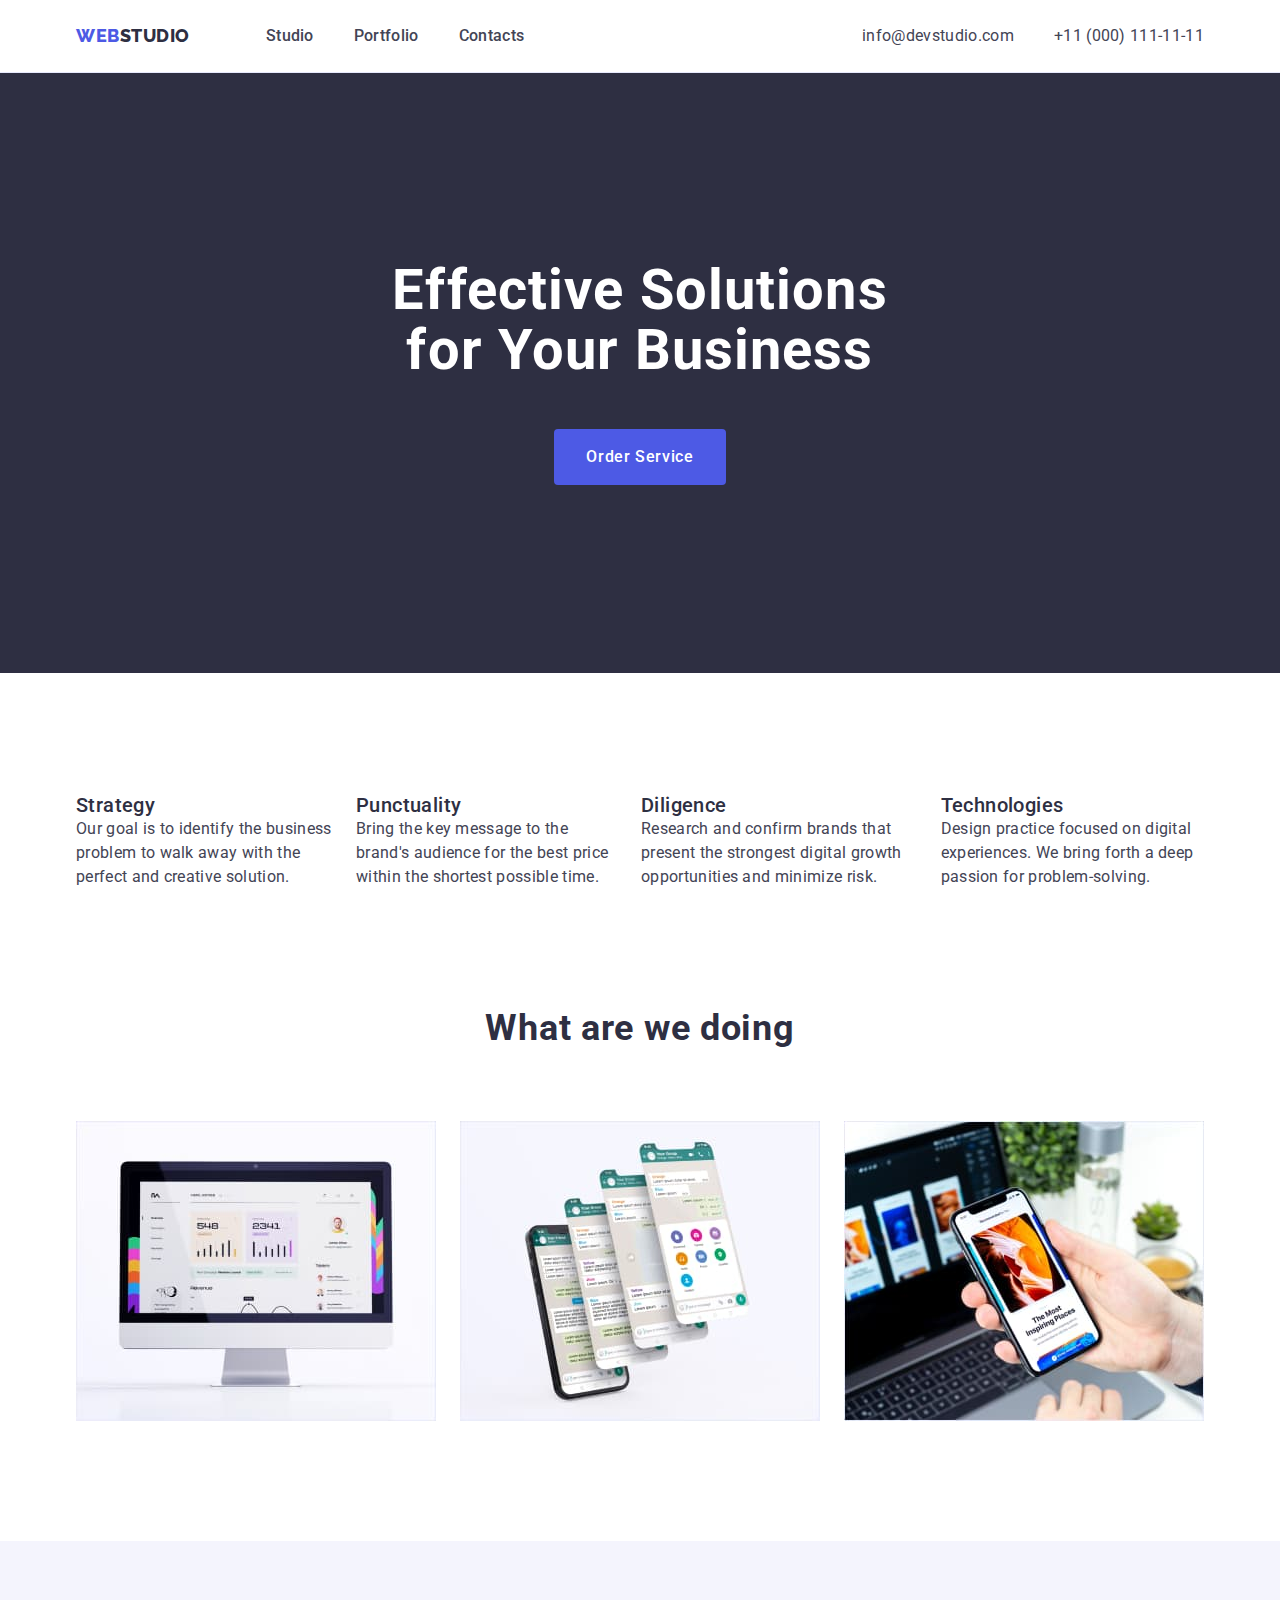
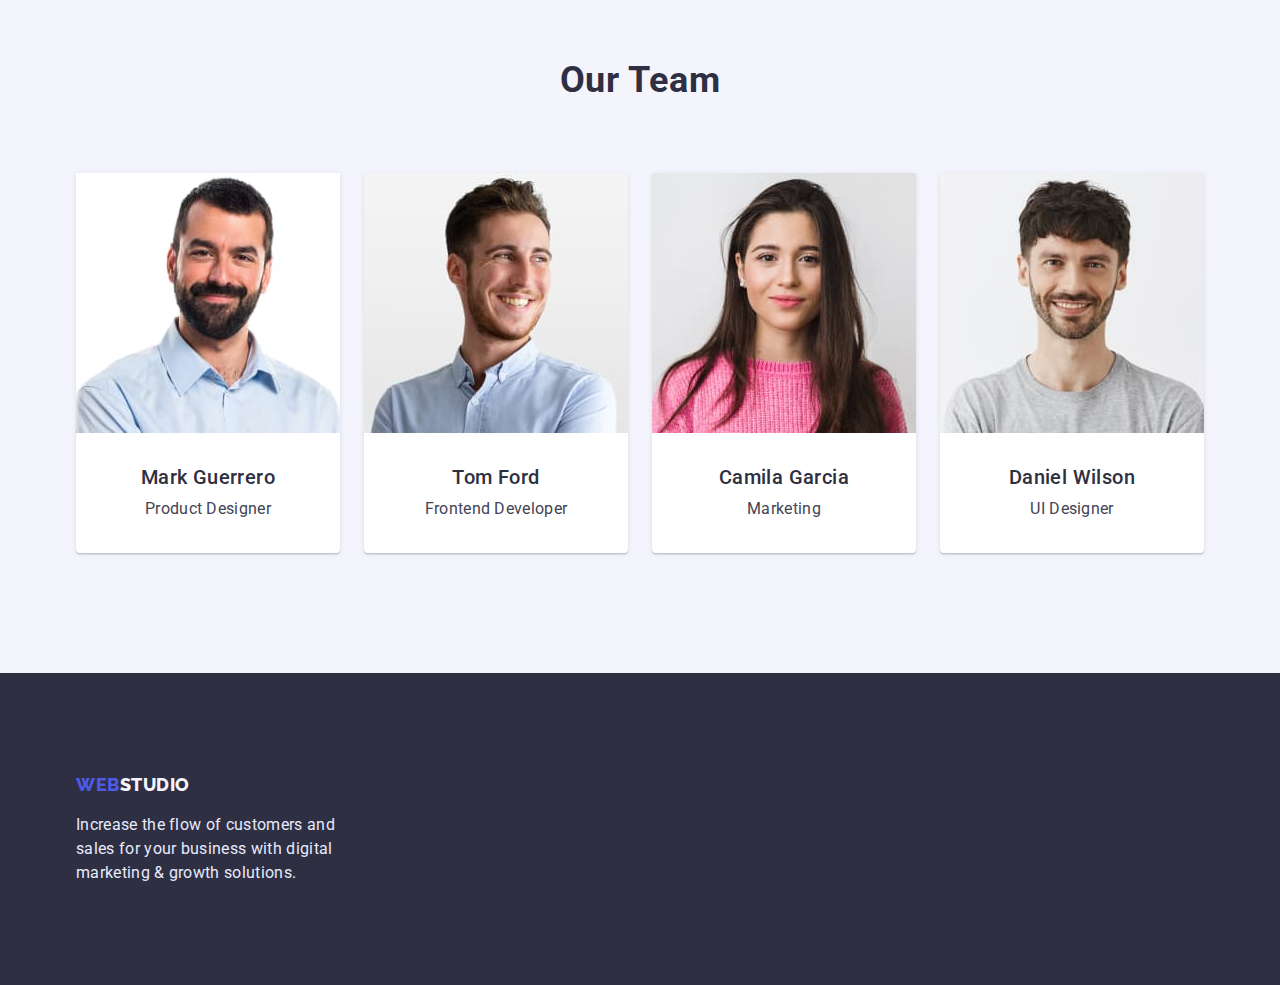
<file: index.html>
<!DOCTYPE html>
<html lang="en">
  <head>
    <meta charset="UTF-8" />
    <meta http-equiv="X-UA-Compatible" content="IE=edge" />
    <meta name="viewport" content="width=device-width, initial-scale=1.0" />
    <title>Document</title>
    <link rel="preconnect" href="https://fonts.googleapis.com" />
    <link rel="preconnect" href="https://fonts.gstatic.com" crossorigin />
    <link
      rel="stylesheet"
      href="https://cdn.jsdelivr.net/npm/modern-normalize@1.1.0/modern-normalize.min.css"
    />
    <link
      href="https://fonts.googleapis.com/css2?family=Raleway:wght@800&family=Roboto:wght@400;500;700;900&display=swap"
      rel="stylesheet"
    />
    <link rel="stylesheet" href="./css/styles.css" />
  </head>
  <body>
    <header class="main-header">
      <div class="container div-menu">
        <nav class="page-nav">
          <a class="link logotype" href="./index.html"
            ><span class="logo-web">Web</span>Studio</a
          >
          <ul class="menu list">
            <li class="menu-item">
              <a class="link menu-link" href="./index.html">Studio</a>
            </li>
            <li class="menu-item">
              <a class="link menu-link" href="./portfolio.html">Portfolio</a>
            </li>
            <li class="menu-item">
              <a class="link menu-link" href="">Contacts</a>
            </li>
          </ul>
        </nav>
        <address class="address-block">
          <ul class="list address-list">
            <li class="address-item">
              <a class="contact-info link" href="mailto:info@devstudio.com"
                >info@devstudio.com</a
              >
            </li>
            <li class="address-item">
              <a class="contact-info link" href="tel:+110001111111"
                >+11 (000) 111-11-11
              </a>
            </li>
          </ul>
        </address>
      </div>
    </header>
    <main>
      <section class="hero-section section">
        <div class="container hero-div">
          <h1 class="main-header-text">
            Effective Solutions for Your Business
          </h1>
          <button class="order-servise-btn" type="button">Order Service</button>
        </div>
      </section>
      <section class="features section">
        <div class="container">
          <h2 class="visually-hidden">features</h2>
          <ul class="feature-list list">
            <li>
              <h3 class="feature-list-name">Strategy</h3>
              <p class="feature-list-desc">
                Our goal is to identify the business problem to walk away with
                the perfect and creative solution.
              </p>
            </li>
            <li>
              <h3 class="feature-list-name">Punctuality</h3>
              <p class="feature-list-desc">
                Bring the key message to the brand's audience for the best price
                within the shortest possible time.
              </p>
            </li>
            <li>
              <h3 class="feature-list-name">Diligence</h3>
              <p class="feature-list-desc">
                Research and confirm brands that present the strongest digital
                growth opportunities and minimize risk.
              </p>
            </li>
            <li>
              <h3 class="feature-list-name">Technologies</h3>
              <p class="feature-list-desc">
                Design practice focused on digital experiences. We bring forth a
                deep passion for problem-solving.
              </p>
            </li>
          </ul>
        </div>
      </section>
      <section class="our-product section">
        <div class="container">
          <h2 class="product-header">What are we doing</h2>
          <ul class="list product-list">
            <li class="product-list-item">
              <img
                class="product-img"
                src="./images/about/img_1.jpg"
                alt="desctop pc"
                width="360"
                height="300"
              />
            </li>
            <li class="product-list-item">
              <img
                class="product-img"
                src="./images/about/img_2.jpg"
                alt="mobile phone"
                width="360"
                height="300"
              />
            </li>
            <li class="product-list-item">
              <img
                class="product-img"
                src="./images/about/img_3.jpg"
                alt="mobile phone over laptop"
                width="360"
                height="300"
              />
            </li>
          </ul>
        </div>
      </section>
      <section class="our-team section">
        <div class="container">
          <h2 class="our-team-head">Our Team</h2>
          <ul class="list team-list">
            <li class="team-card-item">
              <img
                class="team-card-img"
                src="./images/team_photo/mark_g.jpg"
                alt="team member photo"
                width="264"
                height="260"
              />
              <div class="card-item-div">
                <h3 class="teammate-name">Mark Guerrero</h3>
                <p class="teammate-trade">Product Designer</p>
              </div>
            </li>
            <li class="team-card-item">
              <img
                class="team-card-img"
                src="./images/team_photo/tom_f.jpg"
                alt="team member photo"
                width="264"
                height="260"
              />
              <div class="card-item-div">
                <h3 class="teammate-name">Tom Ford</h3>
                <p class="teammate-trade">Frontend Developer</p>
              </div>
            </li>
            <li class="team-card-item">
              <img
                class="team-card-img"
                src="./images/team_photo/camila_g.jpg"
                alt="team member photo"
                width="264"
                height="260"
              />
              <div class="card-item-div">
                <h3 class="teammate-name">Camila Garcia</h3>
                <p class="teammate-trade">Marketing</p>
              </div>
            </li>
            <li class="team-card-item">
              <img
                class="team-card-img"
                src="./images/team_photo/daniel_w.jpg"
                alt="team member photo"
                width="264"
                height="260"
              />
              <div class="card-item-div">
                <h3 class="teammate-name">Daniel Wilson</h3>
                <p class="teammate-trade">UI Designer</p>
              </div>
            </li>
          </ul>
        </div>
      </section>
    </main>
    <footer class="footer-section">
      <div class="container footer-div">
        <a class="link logotype" href="./index.html"
          ><span class="logo-web">Web</span>Studio</a
        >
        <p class="footer-text">
          Increase the flow of customers and sales for your business with
          digital marketing & growth solutions.
        </p>
      </div>
    </footer>
  </body>
</html>
</file>
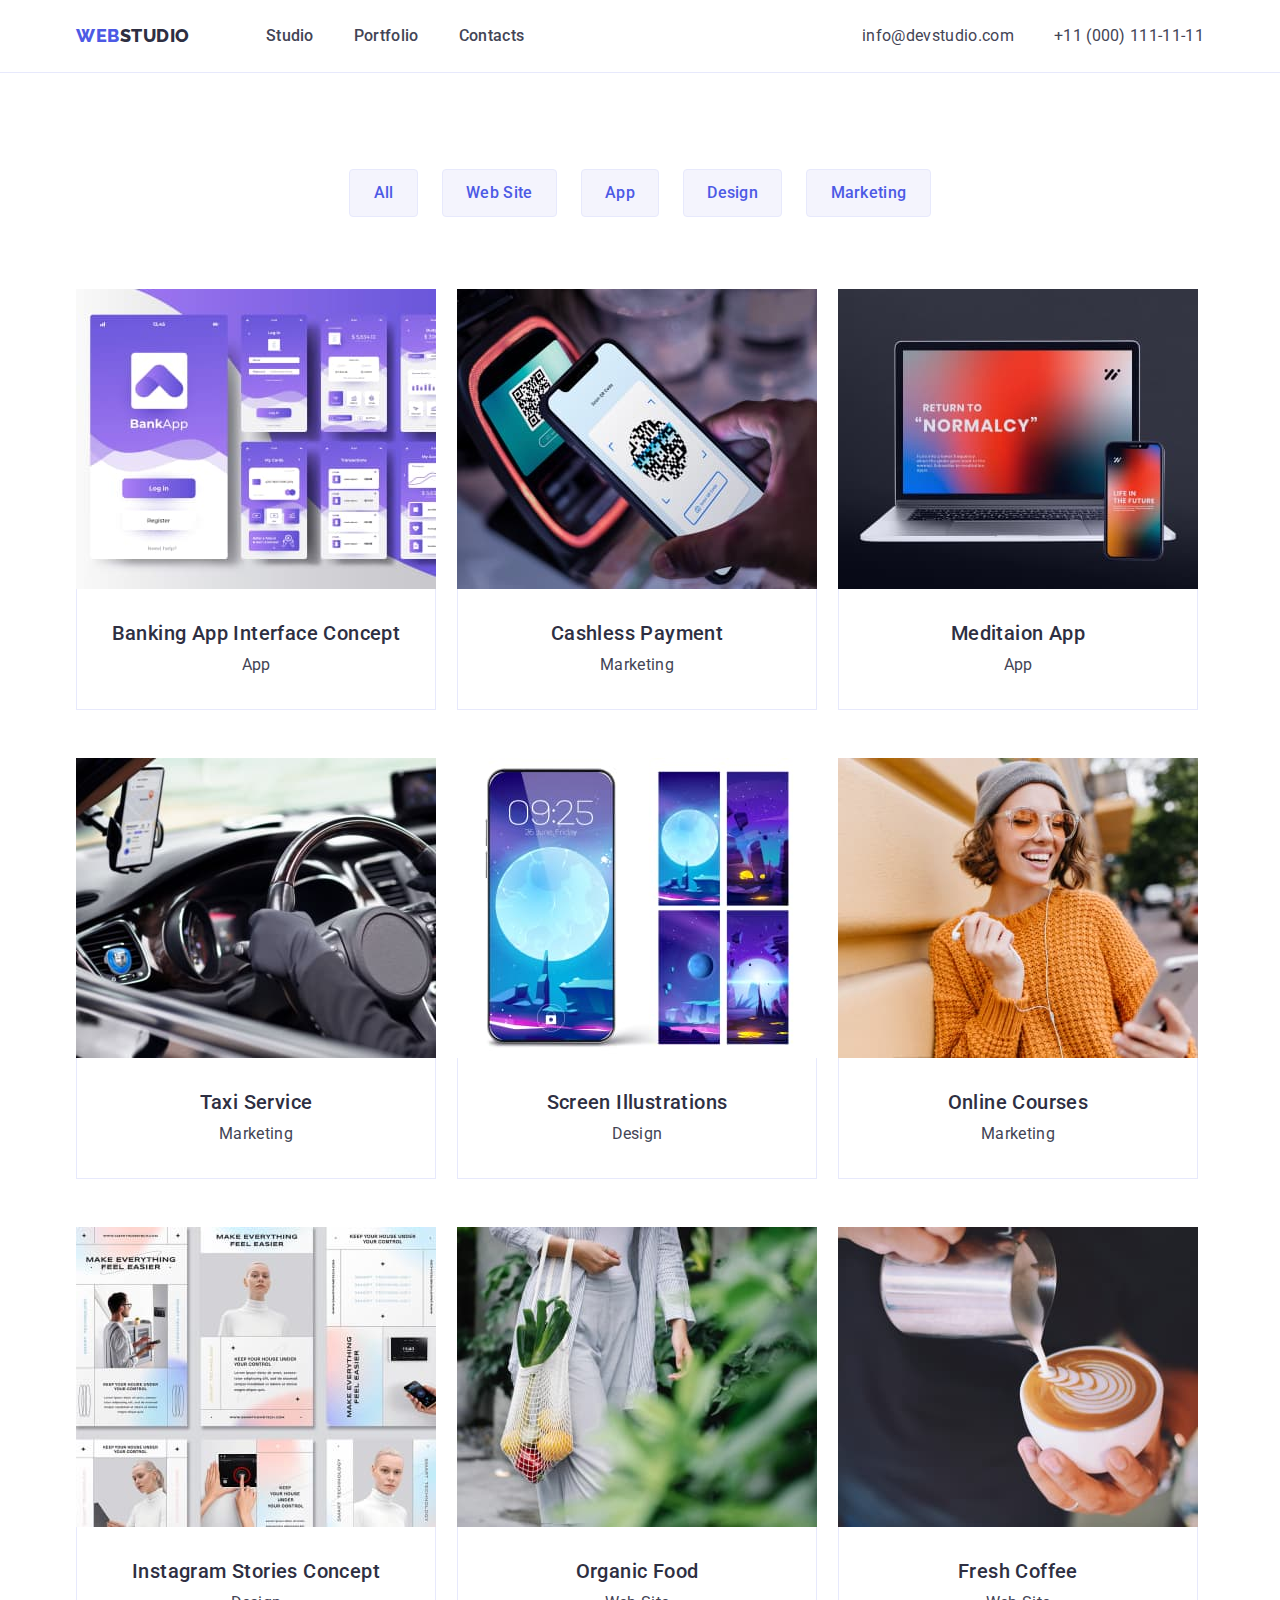
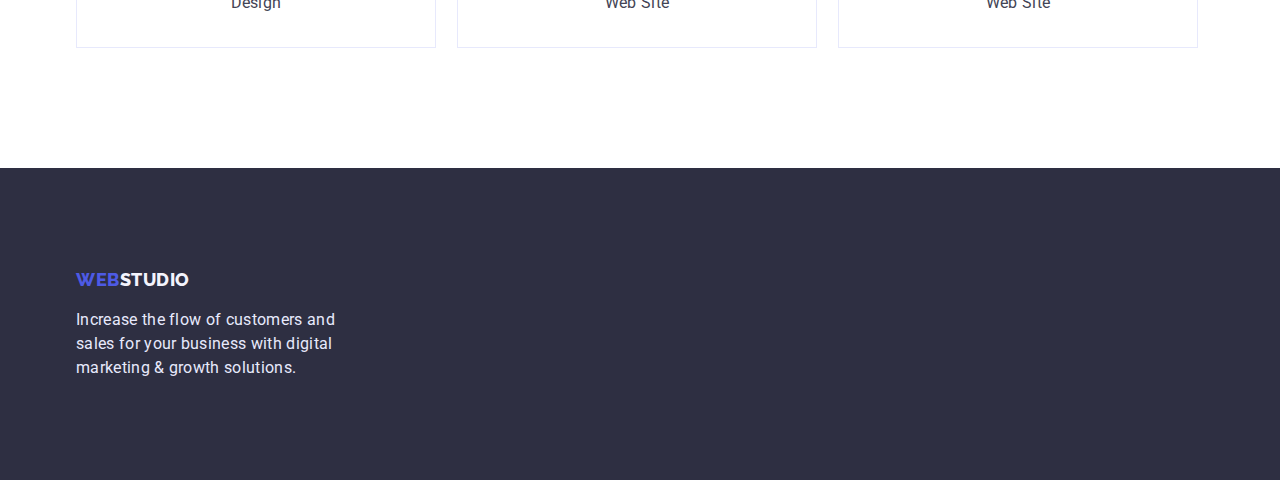
<file: portfolio.html>
<!DOCTYPE html>
<html lang="en">
  <head>
    <meta charset="UTF-8" />
    <meta http-equiv="X-UA-Compatible" content="IE=edge" />
    <meta name="viewport" content="width=device-width, initial-scale=1.0" />
    <title>Document</title>
    <link rel="preconnect" href="https://fonts.googleapis.com" />
    <link rel="preconnect" href="https://fonts.gstatic.com" crossorigin />
    <link
      rel="stylesheet"
      href="https://cdn.jsdelivr.net/npm/modern-normalize@1.1.0/modern-normalize.min.css"
    />
    <link
      href="https://fonts.googleapis.com/css2?family=Raleway:wght@800&family=Roboto:wght@400;500;700;900&display=swap"
      rel="stylesheet"
    />
    <link rel="stylesheet" href="./css/styles.css" />
  </head>
  <body>
    <header class="main-header">
      <div class="container div-menu">
        <nav class="page-nav">
          <a class="link logotype" href="./index.html"
            ><span class="logo-web">Web</span>Studio</a
          >
          <ul class="menu list">
            <li class="menu-item">
              <a class="link menu-link" href="./index.html">Studio</a>
            </li>
            <li class="menu-item">
              <a class="link menu-link" href="./portfolio.html">Portfolio</a>
            </li>
            <li class="menu-item">
              <a class="link menu-link" href="">Contacts</a>
            </li>
          </ul>
        </nav>
        <address class="address-block">
          <ul class="list address-list">
            <li class="address-item">
              <a class="contact-info link" href="mailto:info@devstudio.com"
                >info@devstudio.com</a
              >
            </li>
            <li class="address-item">
              <a class="contact-info link" href="tel:+110001111111"
                >+11 (000) 111-11-11
              </a>
            </li>
          </ul>
        </address>
      </div>
    </header>
    <main>
      <section class="filter-section section">
        <div class="container filter-div">
          <h1 class="visually-hidden">Portfolio</h1>
          <ul class="list filter-list">
            <li class="filter-list-item">
              <button class="filter-btn" type="button">All</button>
            </li>
            <li class="filter-list-item">
              <button class="filter-btn" type="button">Web Site</button>
            </li>
            <li class="filter-list-item">
              <button class="filter-btn" type="button">App</button>
            </li>
            <li class="filter-list-item">
              <button class="filter-btn" type="button">Design</button>
            </li>
            <li class="filter-list-item">
              <button class="filter-btn" type="button">Marketing</button>
            </li>
          </ul>
          <ul class="list portfolio-list">
            <li class="portfolio-item">
              <a class="card-link link" href="">
                <img
                  class="card-image"
                  src="./images/portfolio/projectcard-1-1.jpg"
                  alt="Bank Application image"
                  width="360"
                  height="300"
                />
                <div class="card-div">
                  <h2 class="portfolio-card-name">
                    Banking App Interface Concept
                  </h2>
                  <p class="card-group">App</p>
                </div>
              </a>
            </li>
            <li class="portfolio-item">
              <a class="card-link link" href="">
                <img
                  class="card-image"
                  src="./images/portfolio/projectcard-1-2.jpg"
                  alt="NFC Payment images"
                  width="360"
                  height="300"
                />
                <div class="card-div">
                  <h2 class="portfolio-card-name">Cashless Payment</h2>
                  <p class="card-group">Marketing</p>
                </div>
              </a>
            </li>
            <li class="portfolio-item">
              <a class="card-link link" href="">
                <img
                  class="card-image"
                  src="./images/portfolio/projectcard-1-3.jpg"
                  alt="laptop and phone photo"
                  width="360"
                  height="300"
                />
                <div class="card-div">
                  <h2 class="portfolio-card-name">Meditaion App</h2>
                  <p class="card-group">App</p>
                </div>
              </a>
            </li>
            <li class="portfolio-item">
              <a class="card-link link" href="">
                <img
                  class="card-image"
                  src="./images/portfolio/projectcard-2-1.jpg"
                  alt="Car photo"
                  width="360"
                  height="300"
                />
                <div class="card-div">
                  <h2 class="portfolio-card-name">Taxi Service</h2>
                  <p class="card-group">Marketing</p>
                </div>
              </a>
            </li>
            <li class="portfolio-item">
              <a class="card-link link" href="">
                <img
                  class="card-image"
                  src="./images/portfolio/projectcard-2-2.jpg"
                  alt="Phone photo"
                  width="360"
                  height="300"
                />
                <div class="card-div">
                  <h2 class="portfolio-card-name">Screen Illustrations</h2>
                  <p class="card-group">Design</p>
                </div>
              </a>
            </li>
            <li class="portfolio-item">
              <a class="card-link link" href="">
                <img
                  class="card-image"
                  src="./images/portfolio/projectcard-2-3.jpg"
                  alt="Girl phto"
                  width="360"
                  height="300"
                />
                <div class="card-div">
                  <h2 class="portfolio-card-name">Online Courses</h2>
                  <p class="card-group">Marketing</p>
                </div>
              </a>
            </li>
            <li class="portfolio-item">
              <a class="card-link link" href="">
                <img
                  class="card-image"
                  src="./images/portfolio/projectcard-3-1.jpg"
                  alt="Web page Illustrations"
                  width="360"
                  height="300"
                />
                <div class="card-div">
                  <h2 class="portfolio-card-name">Instagram Stories Concept</h2>
                  <p class="card-group">Design</p>
                </div>
              </a>
            </li>
            <li class="portfolio-item">
              <a class="card-link link" href="">
                <img
                  class="card-image"
                  src="./images/portfolio/projectcard-3-2.jpg"
                  alt="vegetables"
                  width="360"
                  height="300"
                />
                <div class="card-div">
                  <h2 class="portfolio-card-name">Organic Food</h2>
                  <p class="card-group">Web Site</p>
                </div>
              </a>
            </li>
            <li class="portfolio-item">
              <a class="card-link link" href="">
                <img
                  class="card-image"
                  src="./images/portfolio/projectcard-3-3.jpg"
                  alt="Coffee"
                  width="360"
                  height="300"
                />
                <div class="card-div">
                  <h2 class="portfolio-card-name">Fresh Coffee</h2>
                  <p class="card-group">Web Site</p>
                </div>
              </a>
            </li>
          </ul>
        </div>
      </section>
    </main>
    <footer class="footer-section">
      <div class="container footer-div">
        <a class="link logotype" href="./index.html"
          ><span class="logo-web">Web</span>Studio</a
        >
        <p class="footer-text">
          Increase the flow of customers and sales for your business with
          digital marketing & growth solutions.
        </p>
      </div>
    </footer>
  </body>
</html>
</file>
<file: css/styles.css>
:root{
    --accent-color:#4D5AE5;
    --main-text-color: #434455;
    --dark-theme-text-color: #FFFFFF;
    --dark-theme-color: #2E2F42;
    --active-order-btn-color:#404BBF;
    --footer-text-color:#E7E9FC;
    --light-grey:#F4F4FD;
}

/* ==============normalize============== */

body{
    font-family: 'Roboto', sans-serif;
    color: var(--main-text-color);
}
.list{
    list-style: none;
    margin: 0;
    padding: 0;
}
h1,h2,h3,h4,p{
    margin: 0;
}
.link{
    text-decoration: none;
    color: inherit;
}
.container{
    width: 1158px;
    margin-left: auto;
    margin-right: auto;
    padding-left: 15px;
    padding-right: 15px;
}
.section{
    padding-top: 120px;
    padding-bottom: 120px;
}

.visually-hidden {
    position: absolute;
    width: 1px;
    height: 1px;
    margin: -1px;
    border: 0;
    padding: 0;
    
    white-space: nowrap;
    clip-path: inset(100%);
    clip: rect(0 0 0 0);
    overflow: hidden;
  }

/* ==============components============== */

.order-servise-btn{
    padding: 16px 32px 16px 32px;
    border: none;
    border-radius: 4px;

    font-weight: 500;
    font-size: 16px;
    line-height: 1.5;
    letter-spacing: 0.04em;

    color: var(--dark-theme-text-color);

    background: var(--accent-color);

    cursor: pointer;
}

.order-servise-btn:focus,
.order-servise-btn:hover{
    background: var(--active-order-btn-color);
}

.filter-btn{
    padding: 11.2px 23.2px;
    border: 1px solid var(--footer-text-color);
    border-radius: 4px;

    font-weight: 500;
    font-size: 16px;
    line-height: 1.5;
    letter-spacing: 0.02em;
    background: var(--light-grey);

    color: var(--accent-color);
    cursor: pointer;
}
.filter-btn:hover,
.filter-btn:focus{
    background: var(--active-order-btn-color);
    color: var(--dark-theme-text-color);
    border-color: var(--active-order-btn-color);
}
/* ==============header============== */
.main-header{
    padding-top: 24px;
    padding-bottom: 24px;
    border-bottom: 1px solid var(--footer-text-color);
}

.page-nav{
    display: flex;
}
.address-list{
    display: flex;
}

.logotype{
    align-self: center;
    margin-right: 76px;

    font-family: 'Raleway', sans-serif;
    font-weight: 800;
    font-size: 18px;
    line-height: 1.33;
    letter-spacing: 0.03em;
    text-transform: uppercase;

    color: var(--dark-theme-color);
}
.logo-web{
    color: var(--accent-color);
}
.div-menu{
    display: flex;
    align-self: center;
}
.menu{
    display: flex;
}
.menu-item:not(:last-child){
    margin-right: 40px;
}
.menu-link{
    
    font-weight: 500;
    font-size: 16px;
    line-height: 1.5;
    letter-spacing: 0.02em;

    color: var(--main-text-color);
}
.address-block{
    margin-left: auto;
}

.contact-info{
    
    font-style: normal;

    font-size: 16px;
    line-height: 1.5;
    letter-spacing: 0.02em;

    color: var(--main-text-color);
}
.contact-info:hover,
.contact-info:focus,
.menu-link:focus,
.menu-link:hover{
    color: var(--accent-color);
}

.address-item:not(:first-child){
    margin-left: 40px;
}

/* ==============hero-section============== */

.hero-section{
    padding-top: 188px;
    padding-bottom: 188px;
    background: var(--dark-theme-color);
    align-items: stretch;
}
.hero-div{
    display: flex;
    flex-direction: column;
    justify-content: space-around;
    align-items: center;
    margin-top: auto;
}

.main-header-text{
    margin-bottom: 48px;
    width: 496px;

    font-size: 56px;
    line-height: 1.07;
    letter-spacing: 0.02em;
    text-align: center;

    color: var(--dark-theme-text-color);
}

/* ==============features-section============== */

.feature-list{
    display: flex;
    gap: 24px;
}

.feature-list-name{
    font-weight: 500;

    font-size: 20px;
    line-height: 1.2;
    letter-spacing: 0.02em;

    color: var(--dark-theme-color);

}
.feature-list-desc{
    font-size: 16px;
    line-height: 1.5;
    letter-spacing: 0.02em;

    color: var(--main-text-color);
}

/* ==============product-section============== */

.our-product{
    padding-top: 0px;
}

.product-header{
    margin-bottom: 72px;
    text-align: center;

    font-size: 36px;
    line-height: 1.11;
    letter-spacing: 0.02em;

    color: var(--dark-theme-color);
}

.product-img{
    display: block;
}
.product-list{
    display: flex;
    flex-wrap: wrap;
    gap: 24px;
}

.product-list-item{
    flex-basis: calc((100% - 72px)/4);
}

/* ==============team-section============== */

.our-team{
    background: var(--light-grey);
}

.our-team-head{
    margin-bottom: 72px;
    text-align: center;

    font-size: 36px;
    line-height: 1.11;
    letter-spacing: 0.02em;

    color: var(--dark-theme-color);
}

.team-list{
    display: flex;
    gap: 24px;
    flex-wrap: wrap;
}

.team-card-item{
    display: block;
    background-color: var(--dark-theme-text-color);
    box-shadow: 0px 1px 6px rgba(46, 47, 66, 0.08), 0px 1px 1px rgba(46, 47, 66, 0.16), 0px 2px 1px rgba(46, 47, 66, 0.08);
    border-radius: 0px 0px 4px 4px;

    flex-basis: calc((100% - 72px)/4);
}

.team-card-img{
    display: block;
}

.card-item-div{
    /* border: 1px solid var(--footer-text-color);
    border-top: none;
    border-radius: 0px 0px 4px 4px; */

    padding: 32px 0;
}

.teammate-name{
    margin-bottom: 8px;

    text-align: center;
    font-weight: 500;

    font-size: 20px;
    line-height: 1.2;
    letter-spacing: 0.02em;

    color: var(--dark-theme-color);
}
.teammate-trade{
    text-align: center;

    font-size: 16px;
    line-height: 1.5;
    letter-spacing: 0.02em;

    color: var(--main-text-color);
}

/* ==============footer-section============== */

.footer-section{
    background: var(--dark-theme-color);
    padding-top: 100px;
    padding-bottom: 100px;
}
.footer-text{
    width: 264px;
    margin: 0;

    font-size: 16px;
    line-height: 1.5;
    letter-spacing: 0.02em;

    color: var(--footer-text-color);
}
.footer-section .logotype{
    display: block;
    margin-bottom: 16px;

    color: var(--light-grey);
}

/* ==============portfolio============== */

.filter-div{
    display: flex;
    flex-direction: column;
}

.filter-list{
    display: flex;
    align-self: center;
    column-gap: 24px;

    margin-top: -24px;
    margin-bottom: 72px;
}

.portfolio-list{
    display: flex;
    flex-wrap: wrap;
    row-gap: 48px;
    column-gap: 21px;
}

.portfolio-item{
    flex-basis: calc((100% - 48px)/3);
}

.card-link{
    display: block;
}
.card-image{
    display: block;
}

.card-div{
    border: 1px solid var(--footer-text-color);
    border-top: none;
    padding: 32px 0;
}

.portfolio-card-name{
    text-align: center;
    margin-bottom: 8px;

    font-weight: 500;

    font-size: 20px;
    line-height: 1.2;
    letter-spacing: 0.02em;

    color: var(--dark-theme-color);
}

.card-group{
    text-align: center;

    font-size: 16px;
    line-height: 1.5;
    letter-spacing: 0.02em;

    color:var(--main-text-color);
}
</file>
